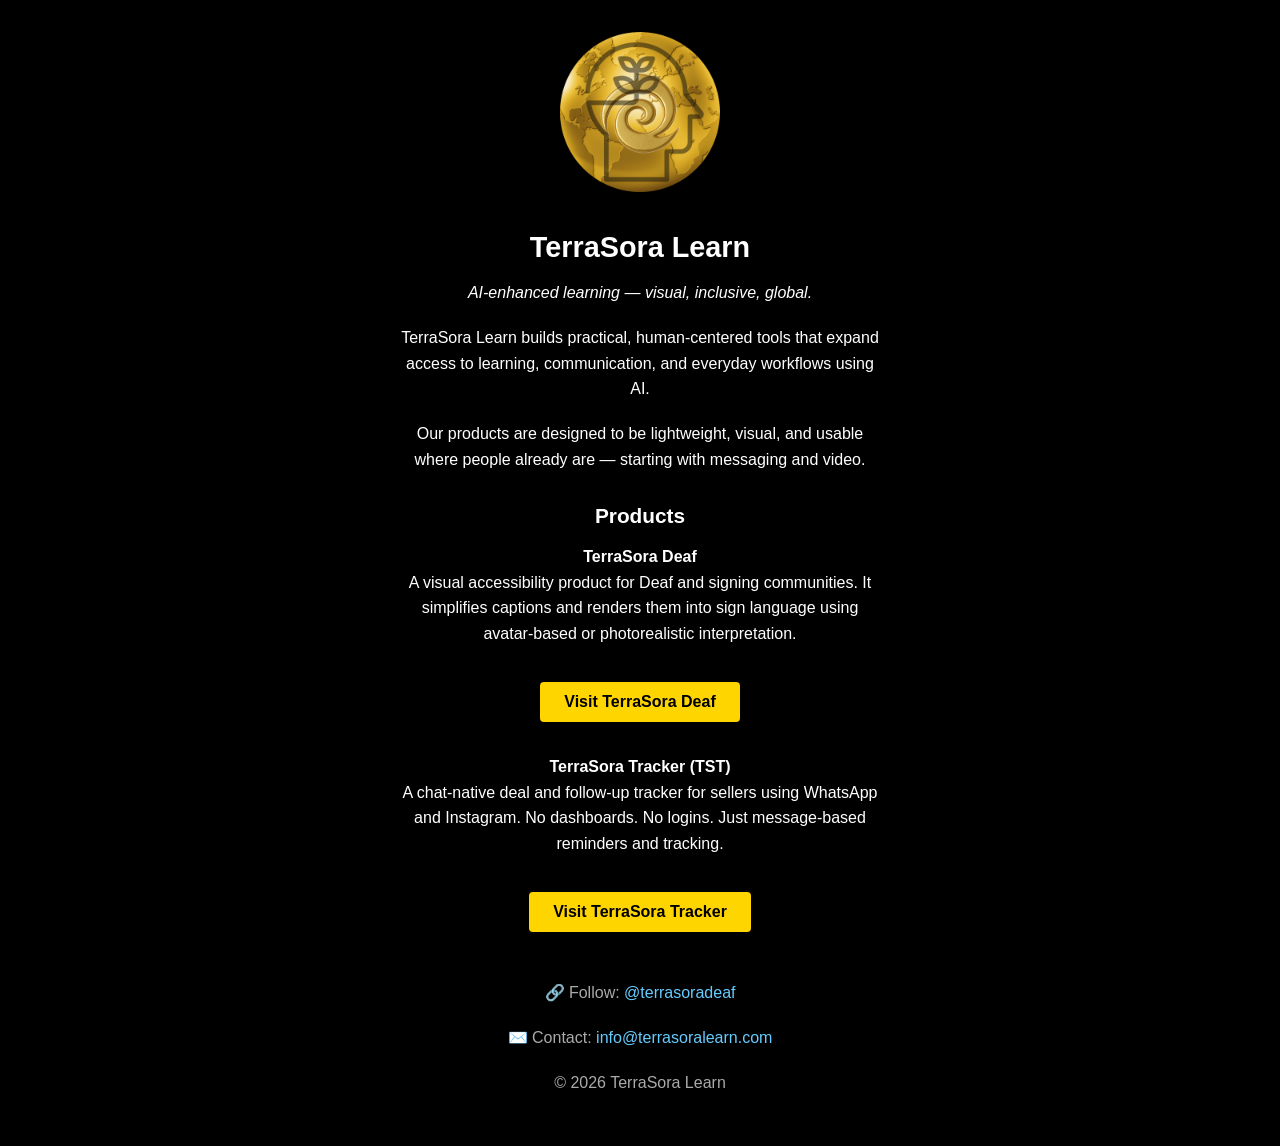
<file: index.html>
<!DOCTYPE html>
<html lang="en">
<head>
  <meta charset="UTF-8" />
  <meta name="viewport" content="width=device-width, initial-scale=1.0" />
  <title>TerraSora Learn</title>

  <!-- Shared site styling -->
  <link rel="stylesheet" href="/assets/style.css" />

  <link rel="apple-touch-icon" sizes="180x180" href="/apple-touch-icon.png">
  <link rel="icon" type="image/png" sizes="32x32" href="/favicon-32x32.png">
  <link rel="icon" type="image/png" sizes="16x16" href="/favicon-16x16.png">
</head>
<body>
  <img src="assets/TSL.png" alt="TerraSora Learn Logo" class="logo" />

  <h1>TerraSora Learn</h1>
  <p><em>AI-enhanced learning — visual, inclusive, global.</em></p>

  <p>
    TerraSora Learn builds practical, human-centered tools that expand access to learning,
    communication, and everyday workflows using AI.
  </p>

  <p>
    Our products are designed to be lightweight, visual, and usable where people already are —
    starting with messaging and video.
  </p>

  <h1 style="font-size:1.3rem; margin-top:2rem;">Products</h1>

  <p>
    <strong>TerraSora Deaf</strong><br />
    A visual accessibility product for Deaf and signing communities.
    It simplifies captions and renders them into sign language using avatar-based
    or photorealistic interpretation.
  </p>

  <a href="/Deaf/" class="cta">Visit TerraSora Deaf</a>

  <p style="margin-top:2rem;">
    <strong>TerraSora Tracker (TST)</strong><br />
    A chat-native deal and follow-up tracker for sellers using WhatsApp and Instagram.
    No dashboards. No logins. Just message-based reminders and tracking.
  </p>

  <a href="/TST/" class="cta">Visit TerraSora Tracker</a>

  <footer>
    <p>🔗 Follow: <a href="https://instagram.com/terrasoradeaf">@terrasoradeaf</a></p>
    <p>✉️ Contact: <a href="mailto:info@terrasoralearn.com">info@terrasoralearn.com</a></p>
    <p>© 2026 TerraSora Learn</p>
  </footer>
</body>
</html>
</file>
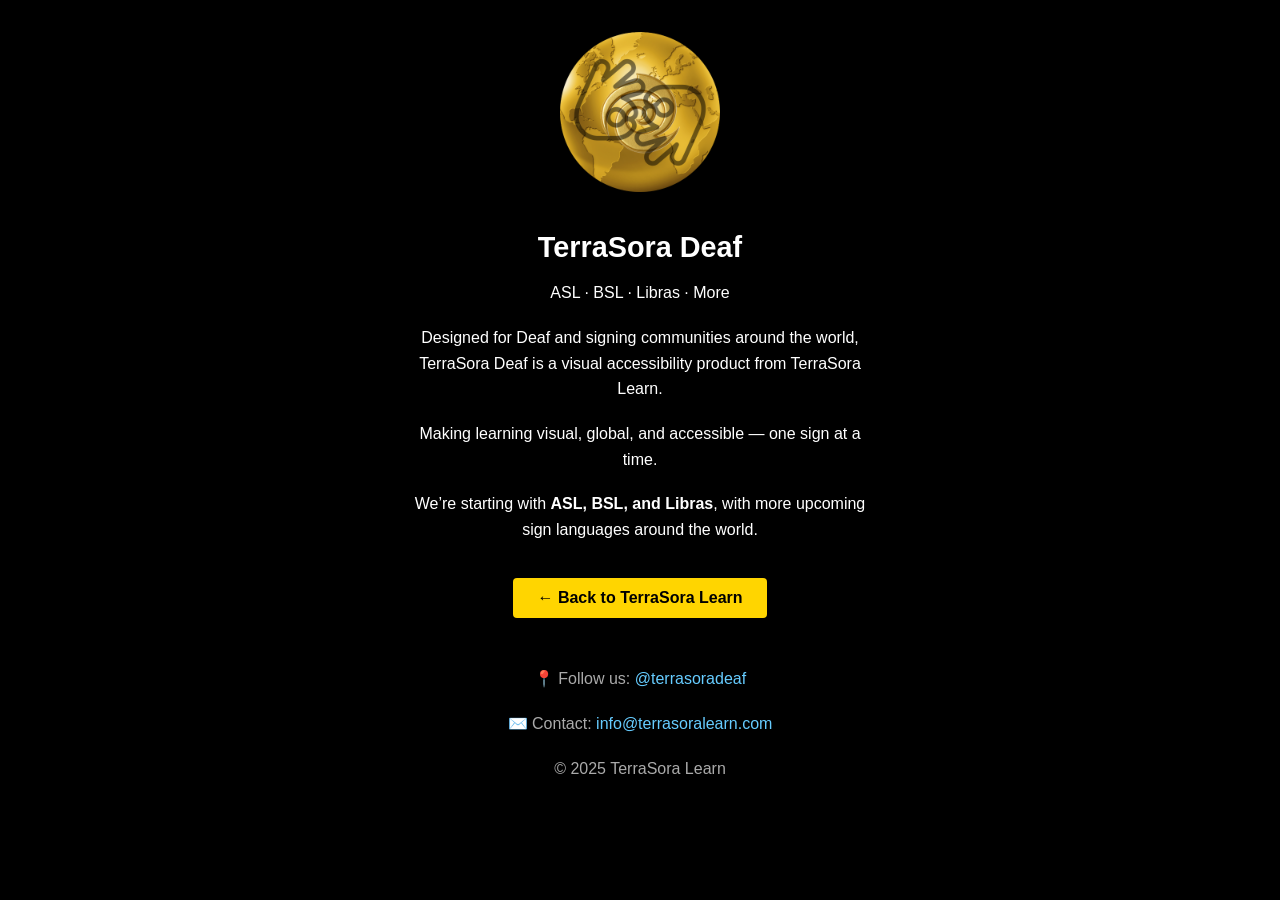
<file: Deaf/index.html>
<!DOCTYPE html>
<html lang="en">
<head>
  <meta charset="UTF-8" />
  <meta name="viewport" content="width=device-width, initial-scale=1.0" />
  <title>TerraSora Deaf</title>

  <link rel="stylesheet" href="/assets/style.css" />

  <link rel="apple-touch-icon" sizes="180x180" href="/apple-touch-icon.png">
  <link rel="icon" type="image/png" sizes="32x32" href="/favicon-32x32.png">
  <link rel="icon" type="image/png" sizes="16x16" href="/favicon-16x16.png">
</head>
<body>
  <img src="assets/TSL-Deaf.png" alt="TerraSora Deaf Logo" class="logo" />
  <h1>TerraSora Deaf</h1>
  <p>ASL · BSL · Libras · More</p>
  <p>Designed for Deaf and signing communities around the world, TerraSora Deaf is a visual accessibility product from TerraSora Learn.</p>
  <p>Making learning visual, global, and accessible — one sign at a time.</p>
  <p>We’re starting with <strong>ASL, BSL, and Libras</strong>, with more upcoming sign languages around the world.</p>

  <a href="/" class="cta">← Back to TerraSora Learn</a>

  <footer>
    <p>📍 Follow us: <a href="https://instagram.com/terrasoradeaf">@terrasoradeaf</a></p>
    <p>✉️ Contact: <a href="mailto:info@terrasoralearn.com">info@terrasoralearn.com</a></p>
    <p>© 2025 TerraSora Learn</p>
  </footer>
</body>
</html>
</file>
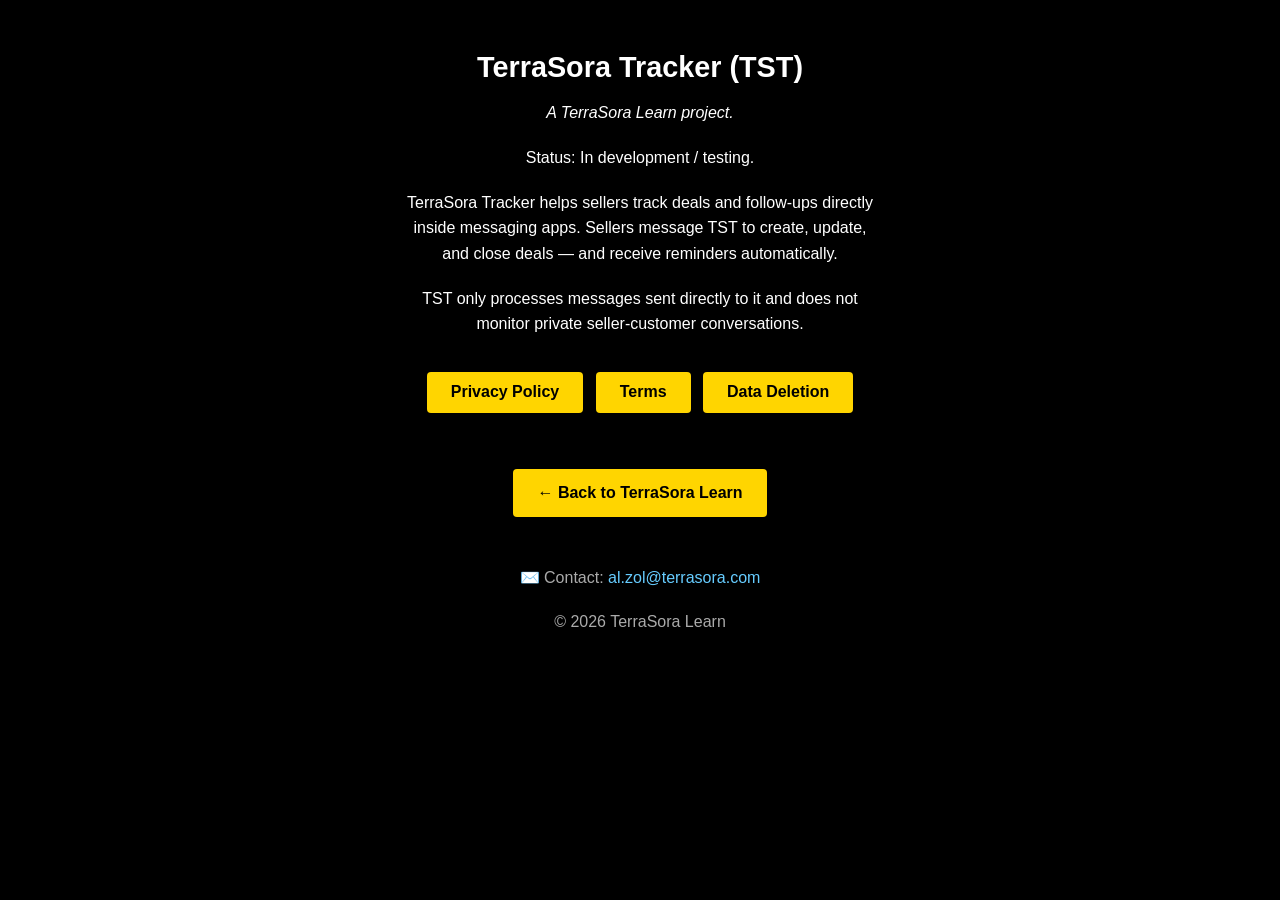
<file: TST/index.html>
<!DOCTYPE html>
<html lang="en">
<head>
  <meta charset="UTF-8" />
  <meta name="viewport" content="width=device-width, initial-scale=1.0" />
  <title>TerraSora Tracker (TST)</title>

  <!-- Shared site styling -->
  <link rel="stylesheet" href="/assets/style.css" />

  <link rel="apple-touch-icon" sizes="180x180" href="/apple-touch-icon.png">
  <link rel="icon" type="image/png" sizes="32x32" href="/favicon-32x32.png">
  <link rel="icon" type="image/png" sizes="16x16" href="/favicon-16x16.png">
</head>
<body>
  <h1>TerraSora Tracker (TST)</h1>

  <p><em>A TerraSora Learn project.</em></p>
  <p>Status: In development / testing.</p>

  <p>
    TerraSora Tracker helps sellers track deals and follow-ups directly inside messaging apps.
    Sellers message TST to create, update, and close deals — and receive reminders automatically.
  </p>

  <p>
    TST only processes messages sent directly to it and does not monitor private seller-customer conversations.
  </p>

  <a href="/TST/privacy/" class="cta">Privacy Policy</a>
  <a href="/TST/terms/" class="cta" style="margin-left:.5rem;">Terms</a>
  <a href="/TST/data-deletion/" class="cta" style="margin-left:.5rem;">Data Deletion</a>

  <p style="margin-top:2.5rem;">
    <a href="/" class="cta">← Back to TerraSora Learn</a>
  </p>

  <footer>
    <p>✉️ Contact: <a href="mailto:al.zol@terrasora.com">al.zol@terrasora.com</a></p>
    <p>© 2026 TerraSora Learn</p>
  </footer>
</body>
</html>
</file>
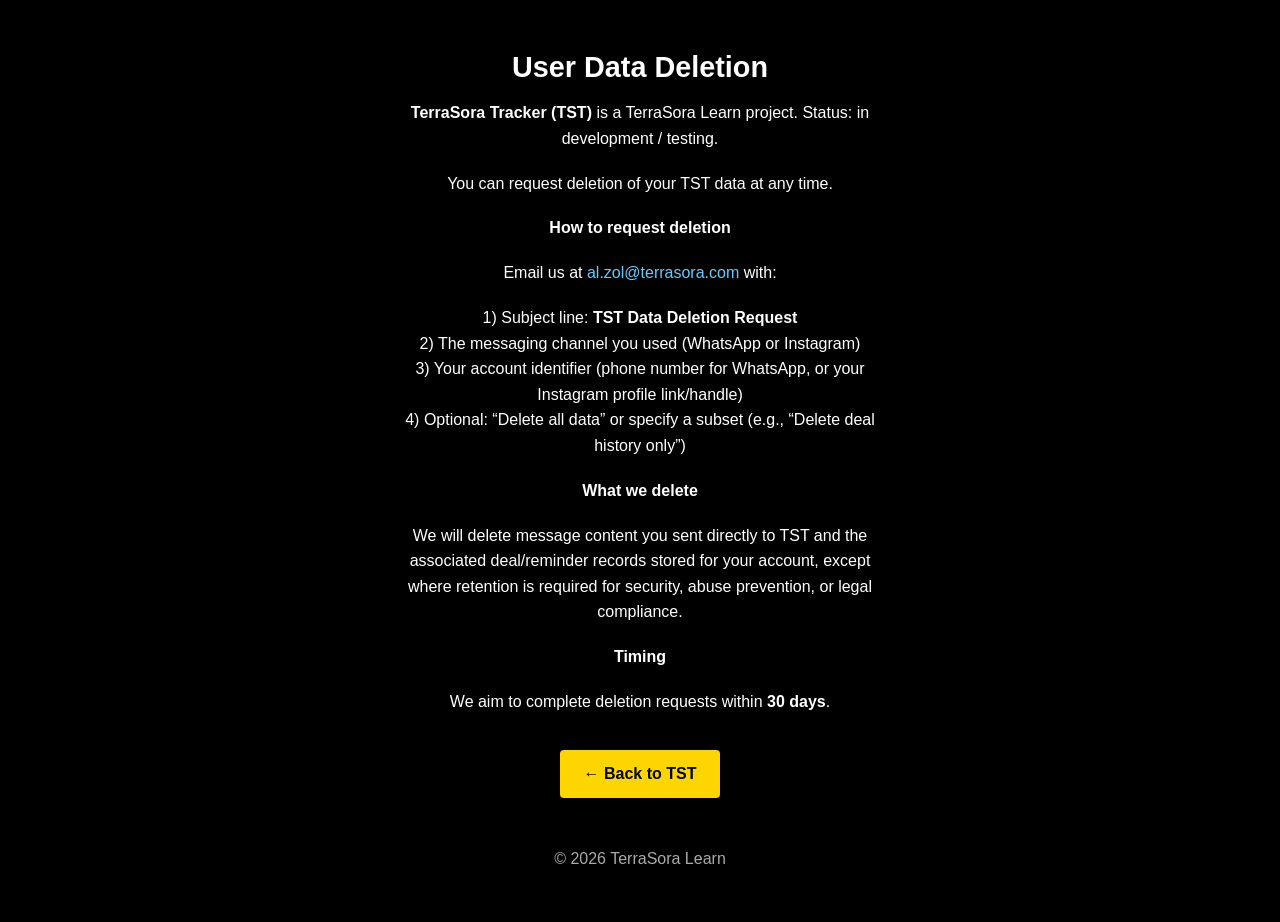
<file: TST/data-deletion/index.html>
<!DOCTYPE html>
<html lang="en">
<head>
  <meta charset="UTF-8" />
  <meta name="viewport" content="width=device-width, initial-scale=1.0" />
  <title>TST User Data Deletion</title>

  <link rel="stylesheet" href="/assets/style.css" />

  <link rel="apple-touch-icon" sizes="180x180" href="/apple-touch-icon.png">
  <link rel="icon" type="image/png" sizes="32x32" href="/favicon-32x32.png">
  <link rel="icon" type="image/png" sizes="16x16" href="/favicon-16x16.png">
</head>
<body>
  <h1>User Data Deletion</h1>

  <p><strong>TerraSora Tracker (TST)</strong> is a TerraSora Learn project. Status: in development / testing.</p>

  <p>
    You can request deletion of your TST data at any time.
  </p>

  <p><strong>How to request deletion</strong></p>
  <p>
    Email us at <a href="mailto:al.zol@terrasora.com">al.zol@terrasora.com</a> with:
  </p>

  <p>
    1) Subject line: <strong>TST Data Deletion Request</strong><br/>
    2) The messaging channel you used (WhatsApp or Instagram)<br/>
    3) Your account identifier (phone number for WhatsApp, or your Instagram profile link/handle)<br/>
    4) Optional: “Delete all data” or specify a subset (e.g., “Delete deal history only”)
  </p>

  <p><strong>What we delete</strong></p>
  <p>
    We will delete message content you sent directly to TST and the associated deal/reminder records stored for your account,
    except where retention is required for security, abuse prevention, or legal compliance.
  </p>

  <p><strong>Timing</strong></p>
  <p>
    We aim to complete deletion requests within <strong>30 days</strong>.
  </p>

  <p><a href="/TST" class="cta">← Back to TST</a></p>

  <footer>
    <p>© 2026 TerraSora Learn</p>
  </footer>
</body>
</html>
</file>
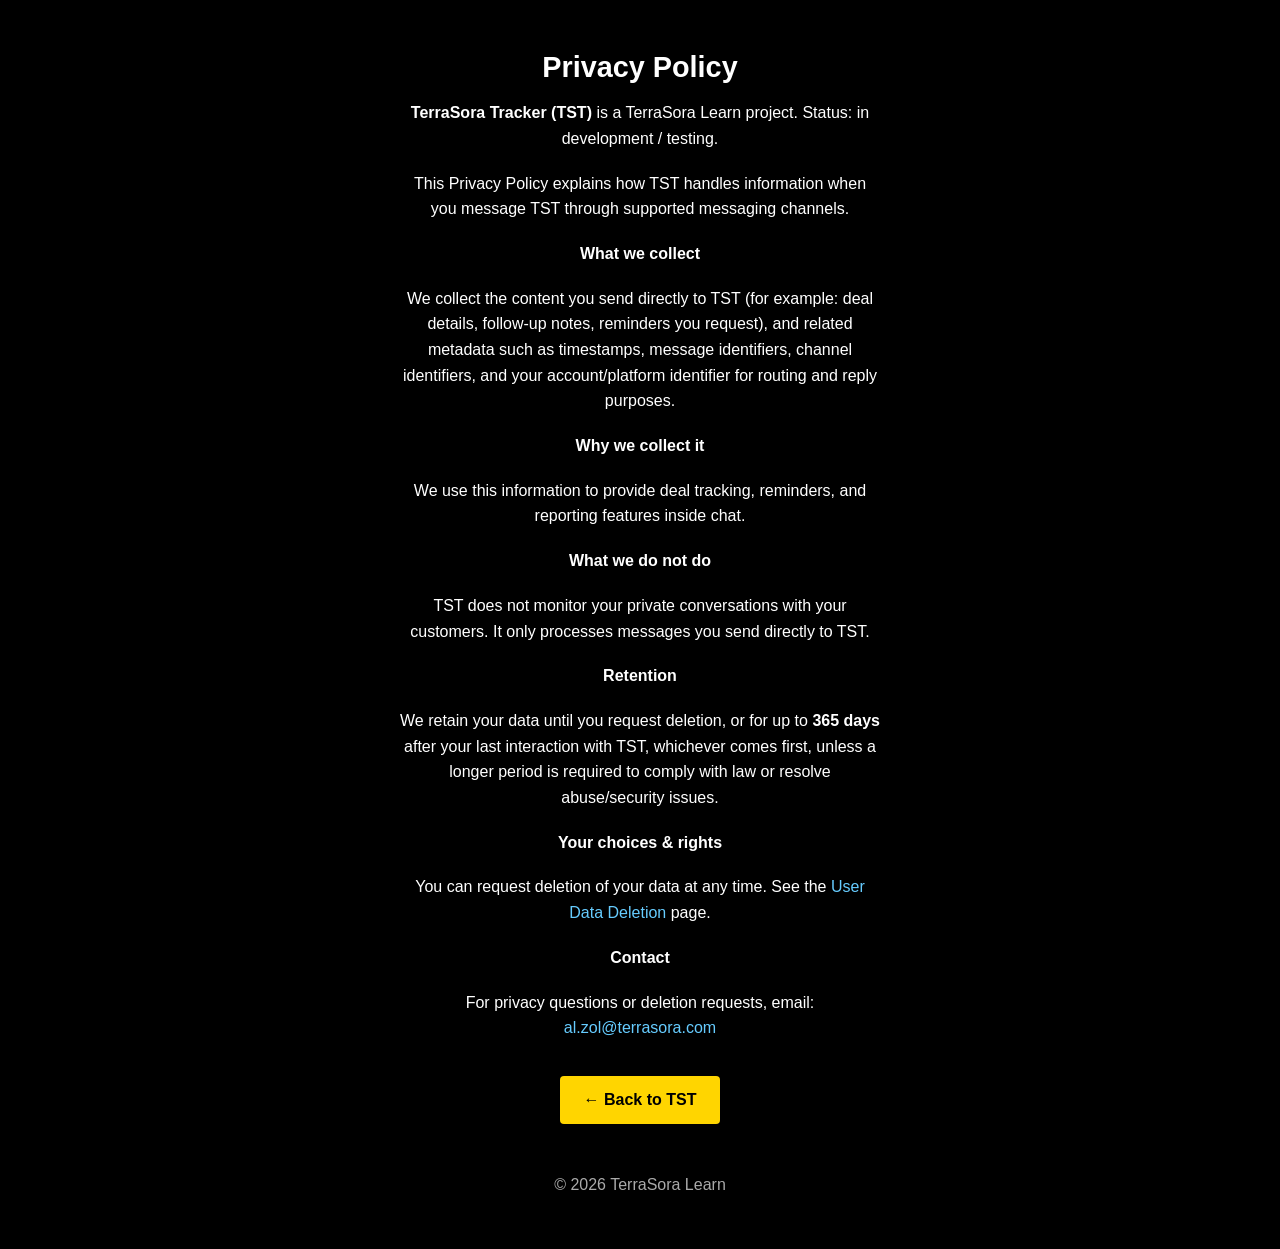
<file: TST/privacy/index.html>
<!DOCTYPE html>
<html lang="en">
<head>
  <meta charset="UTF-8" />
  <meta name="viewport" content="width=device-width, initial-scale=1.0" />
  <title>TST Privacy Policy</title>

  <link rel="stylesheet" href="/assets/style.css" />

  <link rel="apple-touch-icon" sizes="180x180" href="/apple-touch-icon.png">
  <link rel="icon" type="image/png" sizes="32x32" href="/favicon-32x32.png">
  <link rel="icon" type="image/png" sizes="16x16" href="/favicon-16x16.png">
</head>
<body>
  <h1>Privacy Policy</h1>

  <p><strong>TerraSora Tracker (TST)</strong> is a TerraSora Learn project. Status: in development / testing.</p>

  <p>
    This Privacy Policy explains how TST handles information when you message TST through supported messaging channels.
  </p>

  <p><strong>What we collect</strong></p>
  <p>
    We collect the content you send directly to TST (for example: deal details, follow-up notes, reminders you request),
    and related metadata such as timestamps, message identifiers, channel identifiers, and your account/platform identifier
    for routing and reply purposes.
  </p>

  <p><strong>Why we collect it</strong></p>
  <p>
    We use this information to provide deal tracking, reminders, and reporting features inside chat.
  </p>

  <p><strong>What we do not do</strong></p>
  <p>
    TST does not monitor your private conversations with your customers. It only processes messages you send directly to TST.
  </p>

  <p><strong>Retention</strong></p>
  <p>
    We retain your data until you request deletion, or for up to <strong>365 days</strong> after your last interaction with TST,
    whichever comes first, unless a longer period is required to comply with law or resolve abuse/security issues.
  </p>

  <p><strong>Your choices & rights</strong></p>
  <p>
    You can request deletion of your data at any time. See the <a href="/TST/data-deletion/">User Data Deletion</a> page.
  </p>

  <p><strong>Contact</strong></p>
  <p>
    For privacy questions or deletion requests, email:
    <a href="mailto:al.zol@terrasora.com">al.zol@terrasora.com</a>
  </p>

  <p><a href="/TST" class="cta">← Back to TST</a></p>

  <footer>
    <p>© 2026 TerraSora Learn</p>
  </footer>
</body>
</html>
</file>
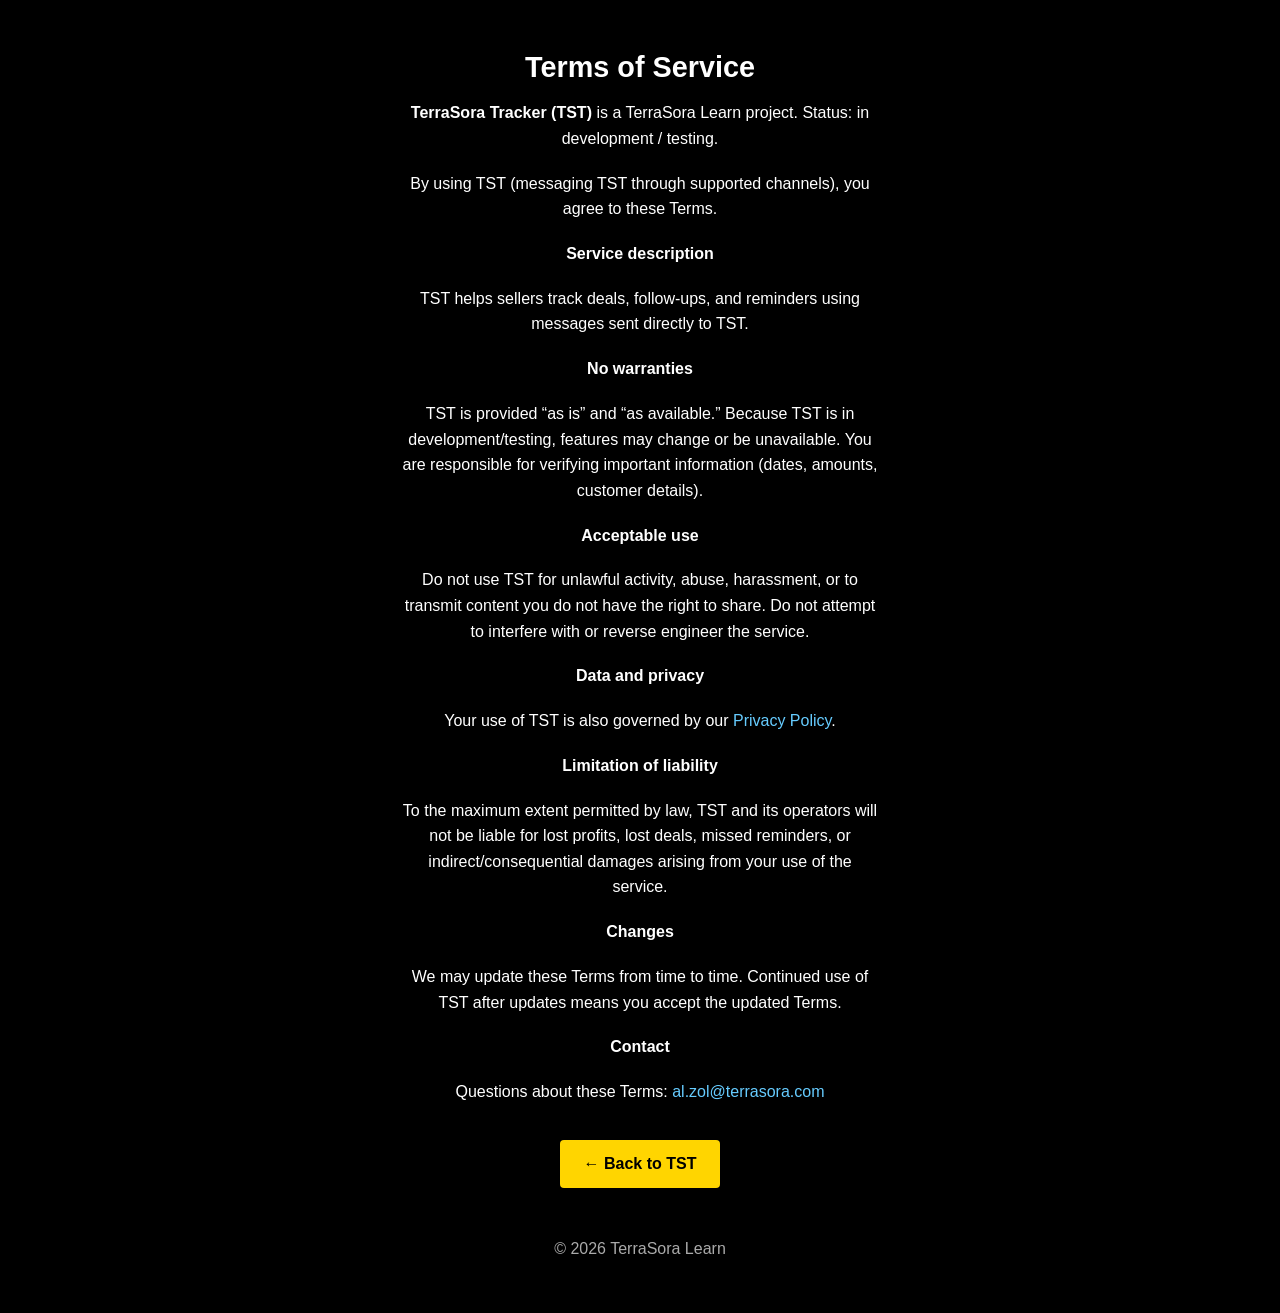
<file: TST/terms/index.html>
<!DOCTYPE html>
<html lang="en">
<head>
  <meta charset="UTF-8" />
  <meta name="viewport" content="width=device-width, initial-scale=1.0" />
  <title>TST Terms of Service</title>

  <link rel="stylesheet" href="/assets/style.css" />

  <link rel="apple-touch-icon" sizes="180x180" href="/apple-touch-icon.png">
  <link rel="icon" type="image/png" sizes="32x32" href="/favicon-32x32.png">
  <link rel="icon" type="image/png" sizes="32x32" href="/favicon-32x32.png">
  <link rel="icon" type="image/png" sizes="16x16" href="/favicon-16x16.png">
</head>
<body>
  <h1>Terms of Service</h1>

  <p><strong>TerraSora Tracker (TST)</strong> is a TerraSora Learn project. Status: in development / testing.</p>

  <p>
    By using TST (messaging TST through supported channels), you agree to these Terms.
  </p>

  <p><strong>Service description</strong></p>
  <p>
    TST helps sellers track deals, follow-ups, and reminders using messages sent directly to TST.
  </p>

  <p><strong>No warranties</strong></p>
  <p>
    TST is provided “as is” and “as available.” Because TST is in development/testing, features may change or be unavailable.
    You are responsible for verifying important information (dates, amounts, customer details).
  </p>

  <p><strong>Acceptable use</strong></p>
  <p>
    Do not use TST for unlawful activity, abuse, harassment, or to transmit content you do not have the right to share.
    Do not attempt to interfere with or reverse engineer the service.
  </p>

  <p><strong>Data and privacy</strong></p>
  <p>
    Your use of TST is also governed by our <a href="/TST/privacy/">Privacy Policy</a>.
  </p>

  <p><strong>Limitation of liability</strong></p>
  <p>
    To the maximum extent permitted by law, TST and its operators will not be liable for lost profits, lost deals,
    missed reminders, or indirect/consequential damages arising from your use of the service.
  </p>

  <p><strong>Changes</strong></p>
  <p>
    We may update these Terms from time to time. Continued use of TST after updates means you accept the updated Terms.
  </p>

  <p><strong>Contact</strong></p>
  <p>
    Questions about these Terms: <a href="mailto:al.zol@terrasora.com">al.zol@terrasora.com</a>
  </p>

  <p><a href="/TST" class="cta">← Back to TST</a></p>

  <footer>
    <p>© 2026 TerraSora Learn</p>
  </footer>
</body>
</html>
</file>
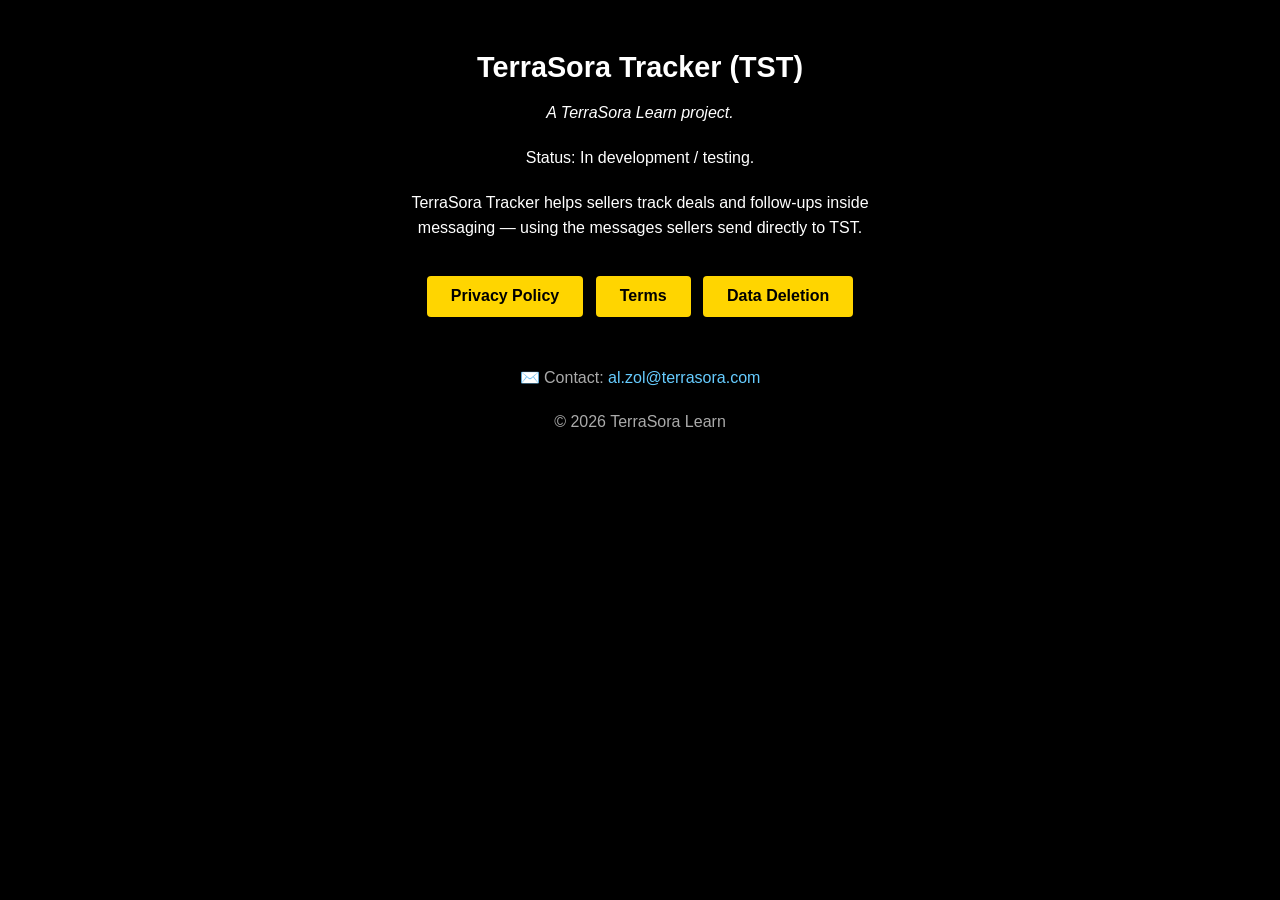
<file: TST/index..html>
<!DOCTYPE html>
<html lang="en">
<head>
  <meta charset="UTF-8" />
  <meta name="viewport" content="width=device-width, initial-scale=1.0" />
  <title>TerraSora Tracker (TST)</title>

  <link rel="stylesheet" href="/assets/style.css" />

  <link rel="apple-touch-icon" sizes="180x180" href="/apple-touch-icon.png">
  <link rel="icon" type="image/png" sizes="32x32" href="/favicon-32x32.png">
  <link rel="icon" type="image/png" sizes="16x16" href="/favicon-16x16.png">
</head>
<body>
  <h1>TerraSora Tracker (TST)</h1>

  <p><em>A TerraSora Learn project.</em></p>
  <p>Status: In development / testing.</p>

  <p>
    TerraSora Tracker helps sellers track deals and follow-ups inside messaging — using the messages sellers send directly to TST.
  </p>

  <a href="/TST/privacy/" class="cta">Privacy Policy</a>
  <a href="/TST/terms/" class="cta" style="margin-left: .5rem;">Terms</a>
  <a href="/TST/data-deletion/" class="cta" style="margin-left: .5rem;">Data Deletion</a>

  <footer>
    <p>✉️ Contact: <a href="mailto:al.zol@terrasora.com">al.zol@terrasora.com</a></p>
    <p>© 2026 TerraSora Learn</p>
  </footer>
</body>
</html>
</file>
<file: assets/style.css>
body {
  margin: 0;
  font-family: Arial, sans-serif;
  background-color: #000;
  color: #fff;
  text-align: center;
  padding: 2rem 1rem;
}

img.logo {
  width: 160px;
  margin-bottom: 1rem;
}

h1 {
  font-size: 1.8rem;
  margin-bottom: 1rem;
}

p {
  font-size: 1rem;
  line-height: 1.6;
  max-width: 480px;
  margin: 0 auto 1.2rem auto;
}

a.cta {
  display: inline-block;
  padding: 0.7rem 1.5rem;
  background-color: #ffd500;
  color: #000;
  text-decoration: none;
  font-weight: bold;
  border-radius: 4px;
  margin-top: 1rem;
}

footer {
  margin-top: 3rem;
  font-size: 0.9rem;
  color: #aaa;
}

footer a {
  color: #66ccff;
  text-decoration: none;
}

/* Unified link styling across all pages */
a,
a:visited {
  color: #66ccff;
  text-decoration: none;
}

a:hover,
a:focus {
  text-decoration: underline;
}

a.cta {
  background-color: #ffd500;
  color: #000;
  text-decoration: none;
}
</file>
